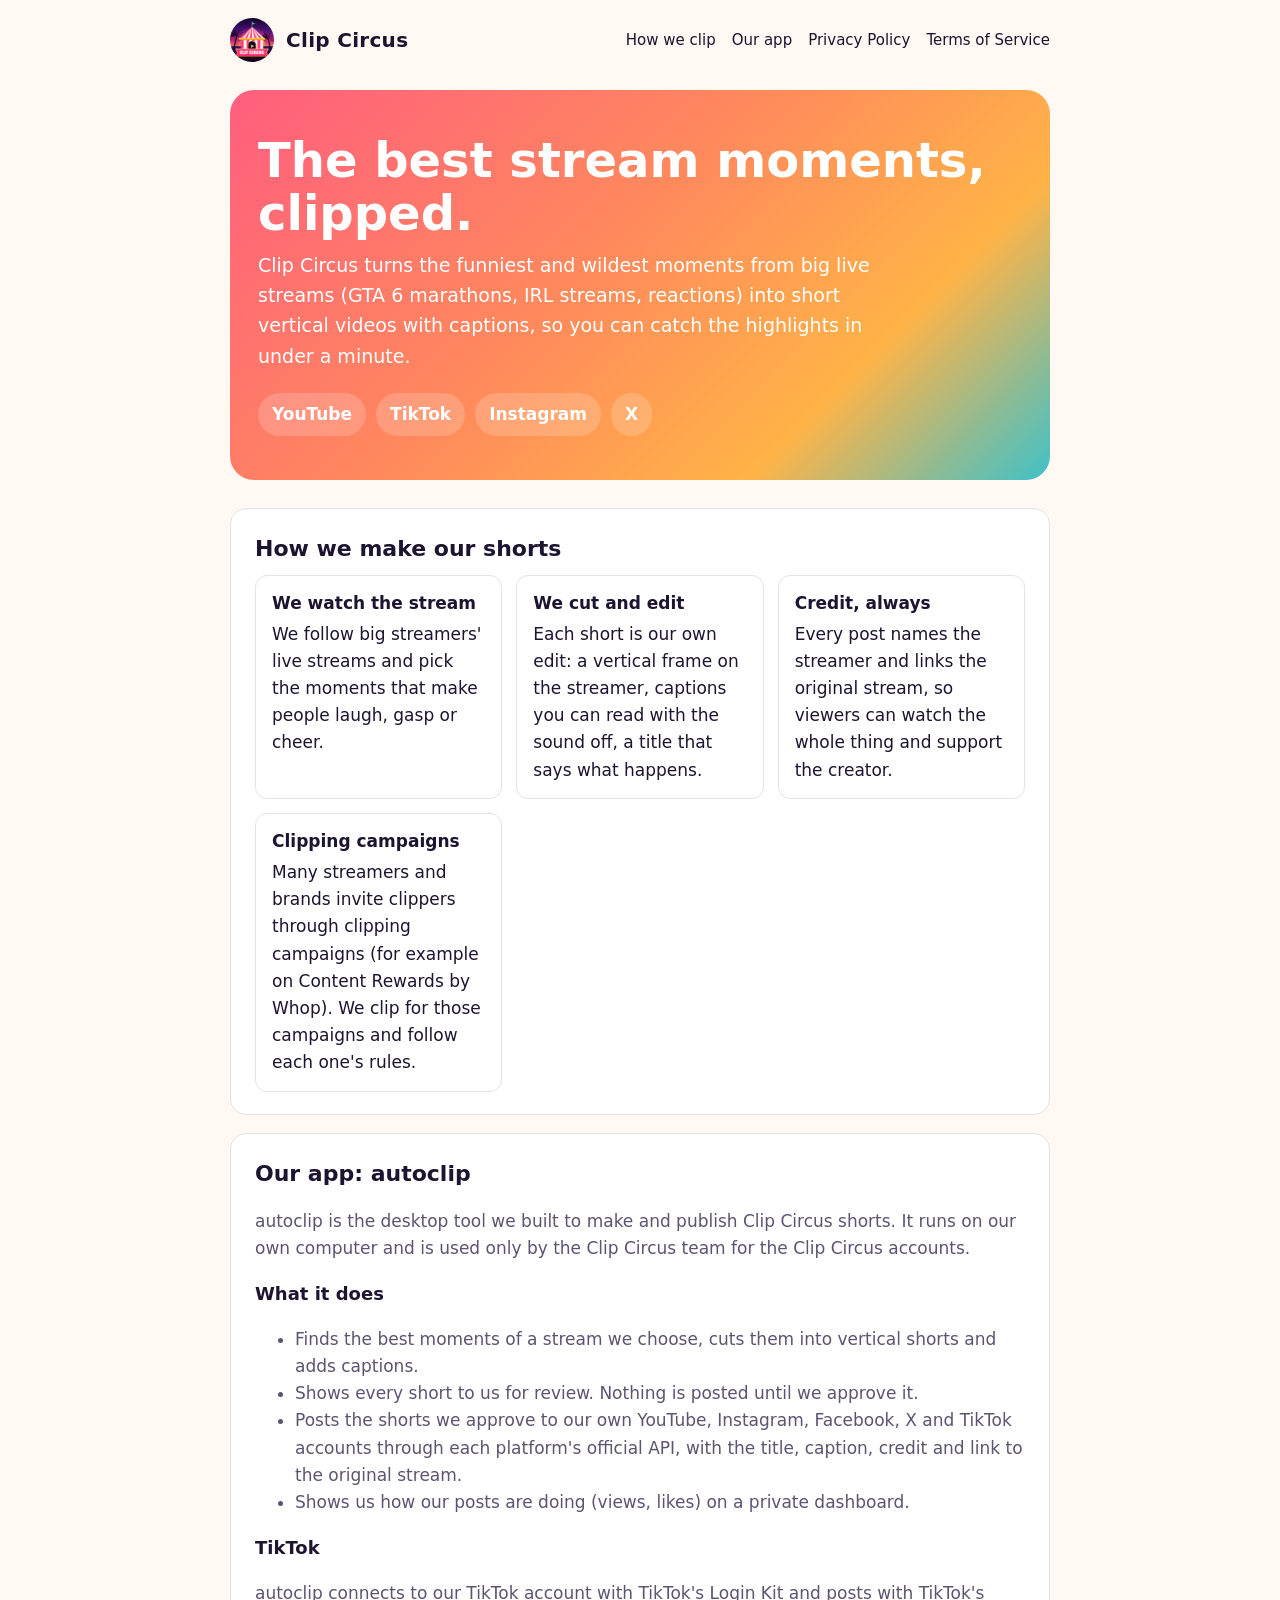
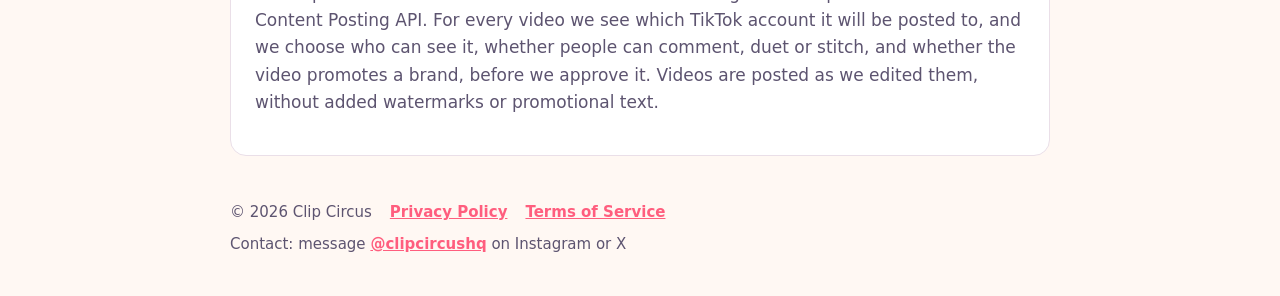
<file: index.html>
<!doctype html>
<html lang="en">
<head>
<meta charset="utf-8">
<meta name="viewport" content="width=device-width, initial-scale=1">
<title>Clip Circus</title>
<meta name="description" content="Clip Circus: the best moments from big live streams, clipped into short vertical videos with captions and credit.">
<link rel="icon" href="avatar.png">
<link rel="stylesheet" href="style.css">
</head>
<body>
<div class="wrap">
  <header class="top">
    <img src="avatar.png" alt="Clip Circus logo"><b>Clip Circus</b>
    <nav><a href="#how">How we clip</a><a href="#app">Our app</a><a href="privacy.html">Privacy Policy</a><a href="terms.html">Terms of Service</a></nav>
  </header>

  <div class="hero">
    <h1>The best stream moments, clipped.</h1>
    <p>Clip Circus turns the funniest and wildest moments from big live streams (GTA 6 marathons, IRL streams, reactions)
      into short vertical videos with captions, so you can catch the highlights in under a minute.</p>
    <div class="socials">
      <a href="https://www.youtube.com/@clipcircushq" rel="noopener">YouTube</a>
      <a href="https://www.tiktok.com/@clipcircushq" rel="noopener">TikTok</a>
      <a href="https://www.instagram.com/clipcircushq" rel="noopener">Instagram</a>
      <a href="https://x.com/clipcircushq" rel="noopener">X</a>
    </div>
  </div>

  <section id="how">
    <h2>How we make our shorts</h2>
    <div class="grid">
      <div><b>We watch the stream</b>We follow big streamers' live streams and pick the moments that make people laugh,
        gasp or cheer.</div>
      <div><b>We cut and edit</b>Each short is our own edit: a vertical frame on the streamer, captions you can read with the
        sound off, a title that says what happens.</div>
      <div><b>Credit, always</b>Every post names the streamer and links the original stream, so viewers can watch the whole
        thing and support the creator.</div>
      <div><b>Clipping campaigns</b>Many streamers and brands invite clippers through clipping campaigns (for example on
        Content Rewards by Whop). We clip for those campaigns and follow each one's rules.</div>
    </div>
  </section>

  <section id="app">
    <h2>Our app: autoclip</h2>
    <p>autoclip is the desktop tool we built to make and publish Clip Circus shorts. It runs on our own computer and is used
      only by the Clip Circus team for the Clip Circus accounts.</p>
    <h3>What it does</h3>
    <ul>
      <li>Finds the best moments of a stream we choose, cuts them into vertical shorts and adds captions.</li>
      <li>Shows every short to us for review. Nothing is posted until we approve it.</li>
      <li>Posts the shorts we approve to our own YouTube, Instagram, Facebook, X and TikTok accounts through each platform's
        official API, with the title, caption, credit and link to the original stream.</li>
      <li>Shows us how our posts are doing (views, likes) on a private dashboard.</li>
    </ul>
    <h3>TikTok</h3>
    <p>autoclip connects to our TikTok account with TikTok's Login Kit and posts with TikTok's Content Posting API. For every
      video we see which TikTok account it will be posted to, and we choose who can see it, whether people can comment, duet
      or stitch, and whether the video promotes a brand, before we approve it. Videos are posted as we edited them, without
      added watermarks or promotional text.</p>
  </section>

  <footer>
    <span>© 2026 Clip Circus</span>
    <a href="privacy.html">Privacy Policy</a>
    <a href="terms.html">Terms of Service</a>
    <span>Contact: message <a href="https://www.instagram.com/clipcircushq" rel="noopener">@clipcircushq</a> on Instagram or X</span>
  </footer>
</div>
</body>
</html>
</file>
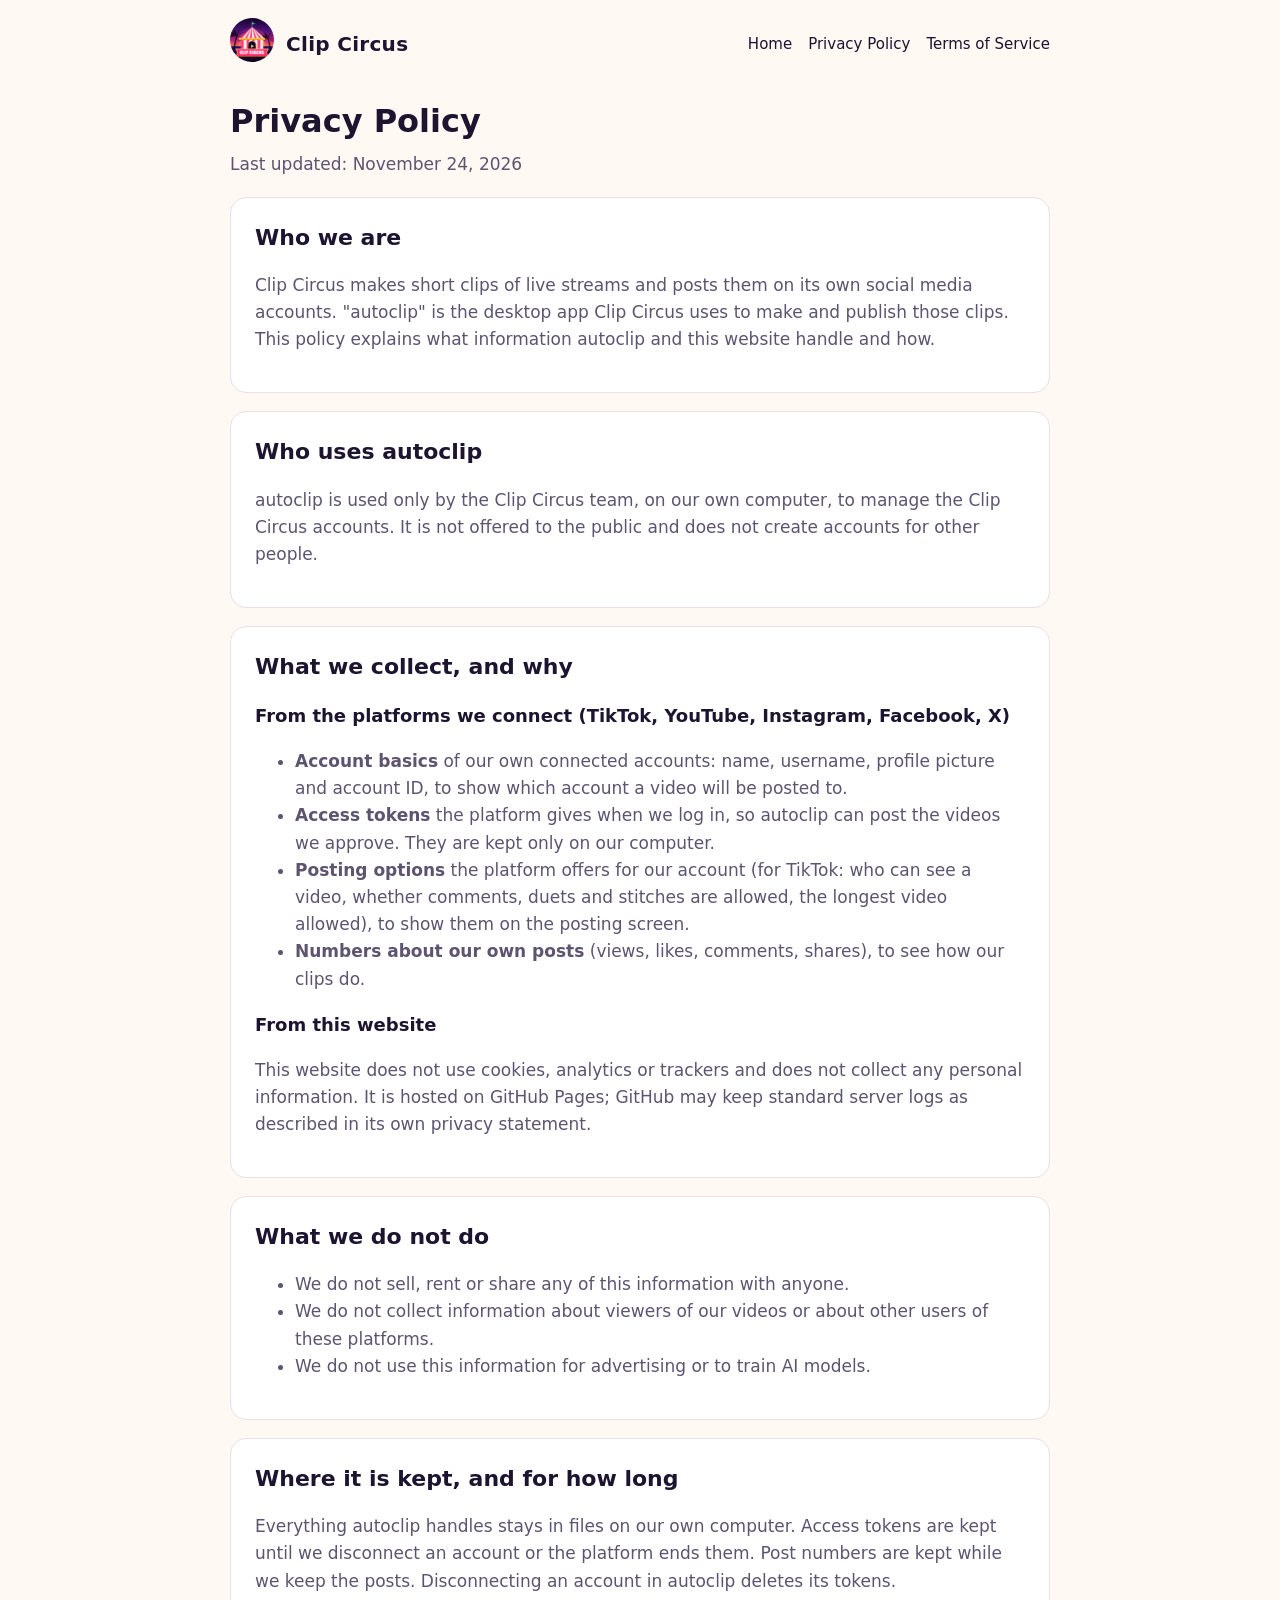
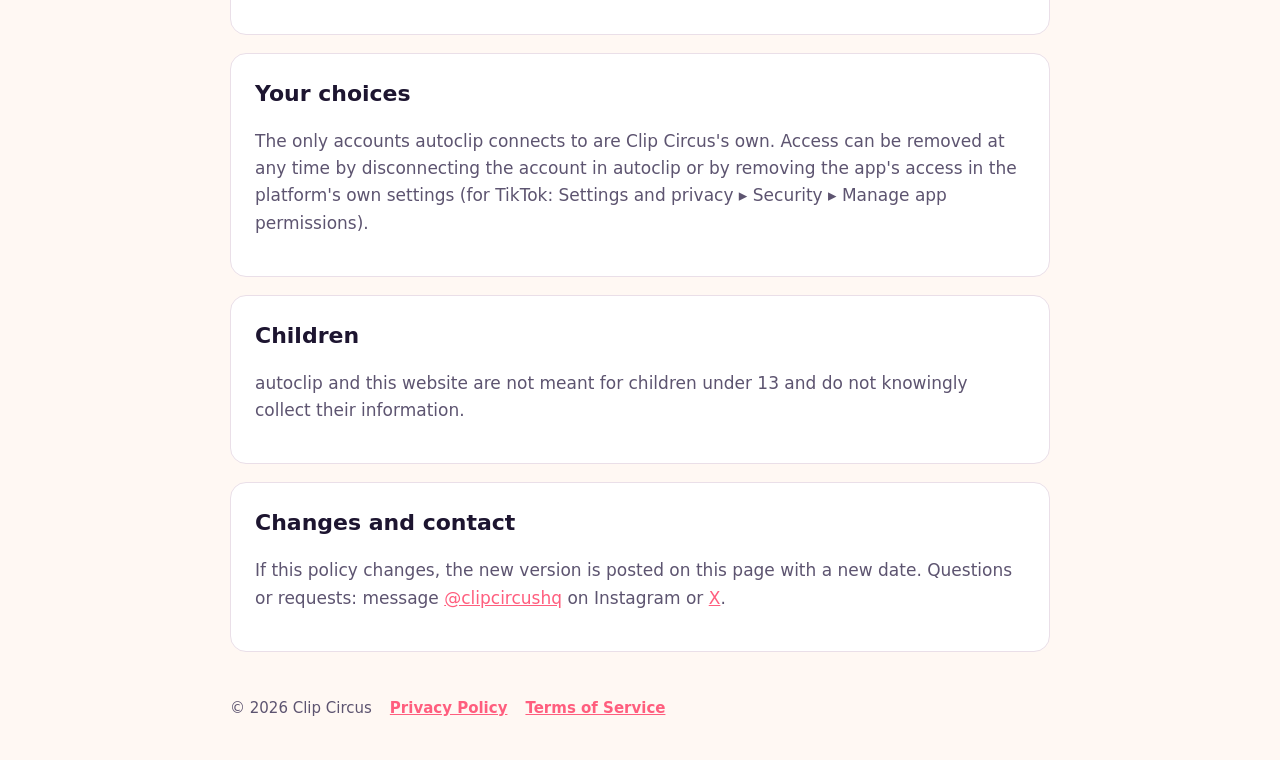
<file: privacy.html>
<!doctype html>
<html lang="en">
<head>
<meta charset="utf-8">
<meta name="viewport" content="width=device-width, initial-scale=1">
<title>Privacy Policy · Clip Circus</title>
<link rel="icon" href="avatar.png">
<link rel="stylesheet" href="style.css">
</head>
<body>
<div class="wrap">
  <header class="top">
    <a href="./"><img src="avatar.png" alt="Clip Circus logo"></a><b>Clip Circus</b>
    <nav><a href="./">Home</a><a href="privacy.html">Privacy Policy</a><a href="terms.html">Terms of Service</a></nav>
  </header>

  <div class="doc">
    <h1>Privacy Policy</h1>
    <p class="date">Last updated: November 24, 2026</p>

    <section>
      <h2>Who we are</h2>
      <p>Clip Circus makes short clips of live streams and posts them on its own social media accounts. "autoclip" is the
        desktop app Clip Circus uses to make and publish those clips. This policy explains what information autoclip and
        this website handle and how.</p>
    </section>

    <section>
      <h2>Who uses autoclip</h2>
      <p>autoclip is used only by the Clip Circus team, on our own computer, to manage the Clip Circus accounts. It is not
        offered to the public and does not create accounts for other people.</p>
    </section>

    <section>
      <h2>What we collect, and why</h2>
      <h3>From the platforms we connect (TikTok, YouTube, Instagram, Facebook, X)</h3>
      <ul>
        <li><b>Account basics</b> of our own connected accounts: name, username, profile picture and account ID, to show
          which account a video will be posted to.</li>
        <li><b>Access tokens</b> the platform gives when we log in, so autoclip can post the videos we approve. They are
          kept only on our computer.</li>
        <li><b>Posting options</b> the platform offers for our account (for TikTok: who can see a video, whether comments,
          duets and stitches are allowed, the longest video allowed), to show them on the posting screen.</li>
        <li><b>Numbers about our own posts</b> (views, likes, comments, shares), to see how our clips do.</li>
      </ul>
      <h3>From this website</h3>
      <p>This website does not use cookies, analytics or trackers and does not collect any personal information. It is
        hosted on GitHub Pages; GitHub may keep standard server logs as described in its own privacy statement.</p>
    </section>

    <section>
      <h2>What we do not do</h2>
      <ul>
        <li>We do not sell, rent or share any of this information with anyone.</li>
        <li>We do not collect information about viewers of our videos or about other users of these platforms.</li>
        <li>We do not use this information for advertising or to train AI models.</li>
      </ul>
    </section>

    <section>
      <h2>Where it is kept, and for how long</h2>
      <p>Everything autoclip handles stays in files on our own computer. Access tokens are kept until we disconnect an
        account or the platform ends them. Post numbers are kept while we keep the posts. Disconnecting an account in
        autoclip deletes its tokens.</p>
    </section>

    <section>
      <h2>Your choices</h2>
      <p>The only accounts autoclip connects to are Clip Circus's own. Access can be removed at any time by disconnecting
        the account in autoclip or by removing the app's access in the platform's own settings (for TikTok: Settings and
        privacy ▸ Security ▸ Manage app permissions).</p>
    </section>

    <section>
      <h2>Children</h2>
      <p>autoclip and this website are not meant for children under 13 and do not knowingly collect their information.</p>
    </section>

    <section>
      <h2>Changes and contact</h2>
      <p>If this policy changes, the new version is posted on this page with a new date. Questions or requests: message
        <a href="https://www.instagram.com/clipcircushq" rel="noopener">@clipcircushq</a> on Instagram or
        <a href="https://x.com/clipcircushq" rel="noopener">X</a>.</p>
    </section>
  </div>

  <footer>
    <span>© 2026 Clip Circus</span>
    <a href="privacy.html">Privacy Policy</a>
    <a href="terms.html">Terms of Service</a>
  </footer>
</div>
</body>
</html>
</file>
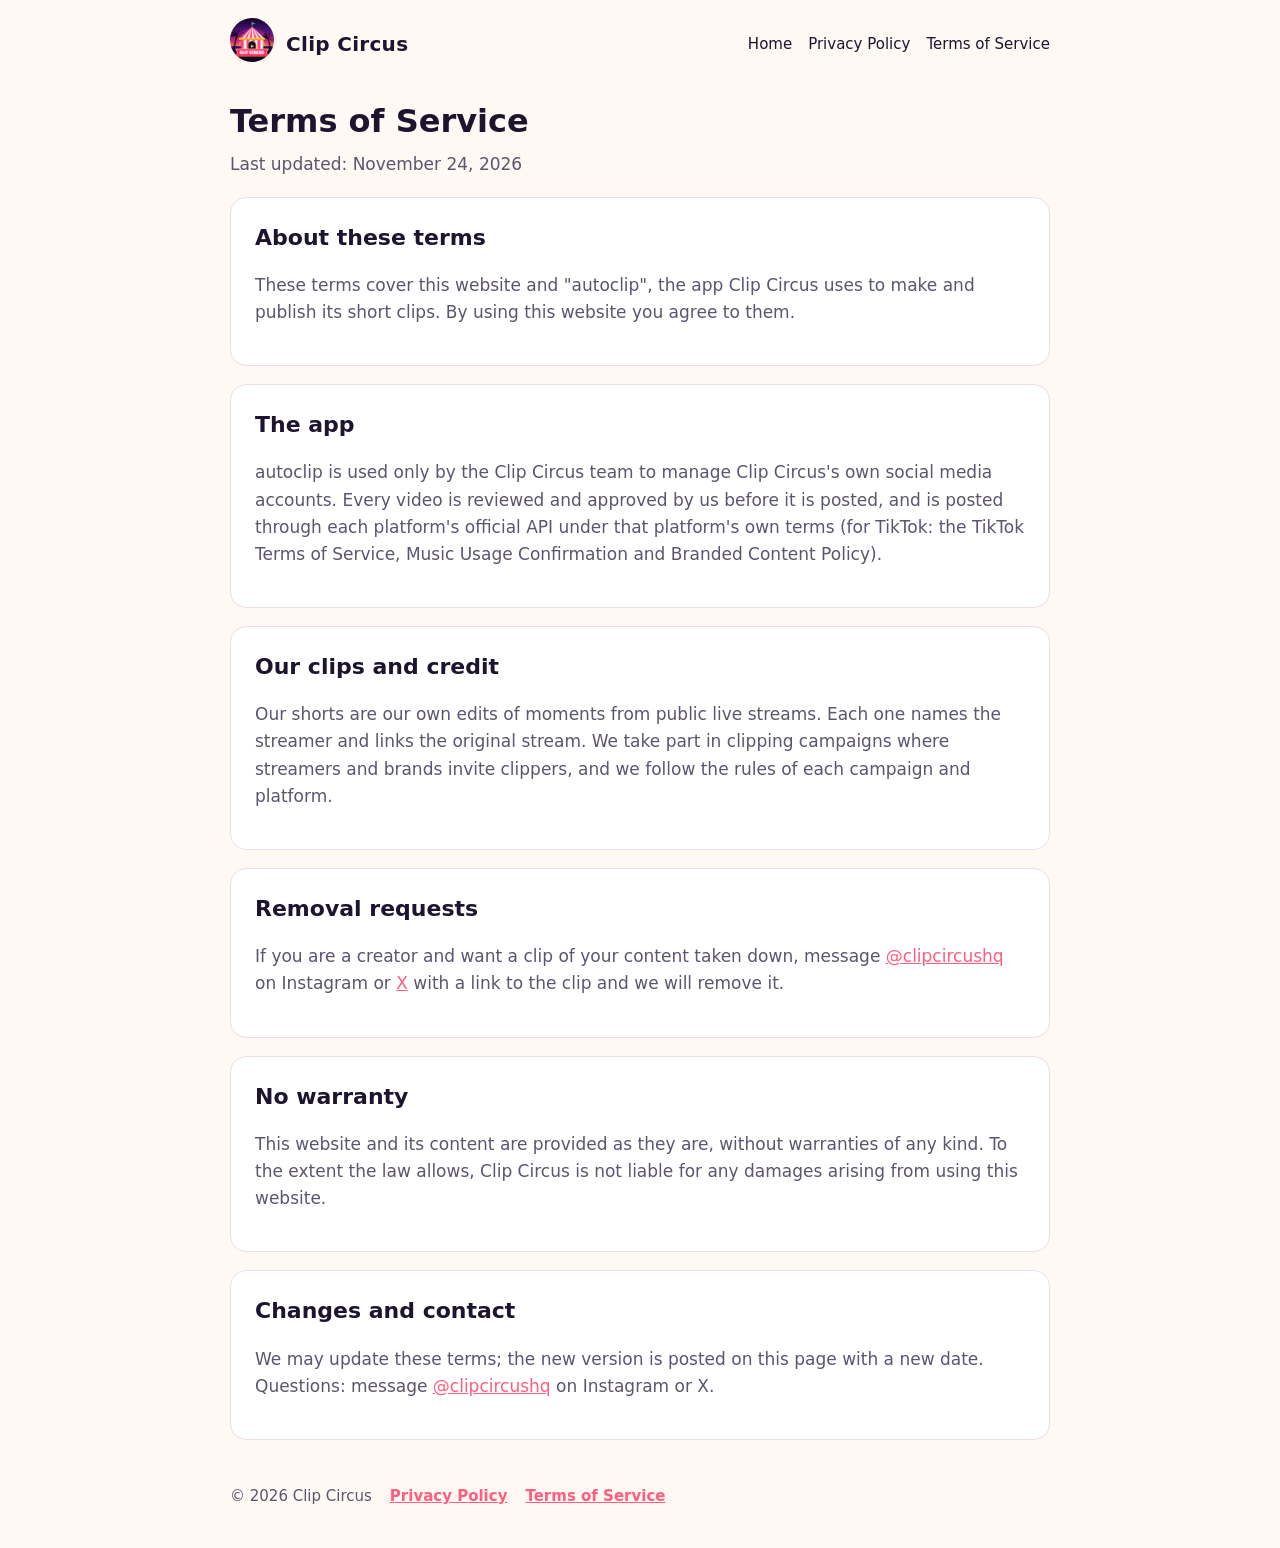
<file: terms.html>
<!doctype html>
<html lang="en">
<head>
<meta charset="utf-8">
<meta name="viewport" content="width=device-width, initial-scale=1">
<title>Terms of Service · Clip Circus</title>
<link rel="icon" href="avatar.png">
<link rel="stylesheet" href="style.css">
</head>
<body>
<div class="wrap">
  <header class="top">
    <a href="./"><img src="avatar.png" alt="Clip Circus logo"></a><b>Clip Circus</b>
    <nav><a href="./">Home</a><a href="privacy.html">Privacy Policy</a><a href="terms.html">Terms of Service</a></nav>
  </header>

  <div class="doc">
    <h1>Terms of Service</h1>
    <p class="date">Last updated: November 24, 2026</p>

    <section>
      <h2>About these terms</h2>
      <p>These terms cover this website and "autoclip", the app Clip Circus uses to make and publish its short clips. By
        using this website you agree to them.</p>
    </section>

    <section>
      <h2>The app</h2>
      <p>autoclip is used only by the Clip Circus team to manage Clip Circus's own social media accounts. Every video is
        reviewed and approved by us before it is posted, and is posted through each platform's official API under that
        platform's own terms (for TikTok: the TikTok Terms of Service, Music Usage Confirmation and Branded Content Policy).</p>
    </section>

    <section>
      <h2>Our clips and credit</h2>
      <p>Our shorts are our own edits of moments from public live streams. Each one names the streamer and links the
        original stream. We take part in clipping campaigns where streamers and brands invite clippers, and we follow the
        rules of each campaign and platform.</p>
    </section>

    <section>
      <h2>Removal requests</h2>
      <p>If you are a creator and want a clip of your content taken down, message
        <a href="https://www.instagram.com/clipcircushq" rel="noopener">@clipcircushq</a> on Instagram or
        <a href="https://x.com/clipcircushq" rel="noopener">X</a> with a link to the clip and we will remove it.</p>
    </section>

    <section>
      <h2>No warranty</h2>
      <p>This website and its content are provided as they are, without warranties of any kind. To the extent the law
        allows, Clip Circus is not liable for any damages arising from using this website.</p>
    </section>

    <section>
      <h2>Changes and contact</h2>
      <p>We may update these terms; the new version is posted on this page with a new date. Questions: message
        <a href="https://www.instagram.com/clipcircushq" rel="noopener">@clipcircushq</a> on Instagram or X.</p>
    </section>
  </div>

  <footer>
    <span>© 2026 Clip Circus</span>
    <a href="privacy.html">Privacy Policy</a>
    <a href="terms.html">Terms of Service</a>
  </footer>
</div>
</body>
</html>
</file>
<file: style.css>
:root {
  --bg: #fff8f3; --card: #ffffff; --ink: #1d1530; --muted: #5d5470; --line: #eadfe8;
  --sun: #ff5e7e; --sun2: #ffb347; --sea: #3fc1c9; --radius: 16px;
}
@media (prefers-color-scheme: dark) {
  :root { --bg: #120d1f; --card: #1c1530; --ink: #f4eefb; --muted: #b4a9c8; --line: #2e2546; }
}
* { box-sizing: border-box; }
body { margin: 0; background: var(--bg); color: var(--ink); font: 17px/1.6 system-ui, -apple-system, "Segoe UI", Roboto, sans-serif; }
a { color: var(--sun); }
.wrap { max-width: 860px; margin: 0 auto; padding: 0 20px; }
header.top { display: flex; align-items: center; gap: 12px; padding: 18px 0; flex-wrap: wrap; }
header.top img { width: 44px; height: 44px; border-radius: 50%; }
header.top b { font-size: 20px; letter-spacing: .3px; }
header.top nav { margin-left: auto; display: flex; gap: 16px; font-size: 15px; flex-wrap: wrap; }
header.top nav a { color: var(--ink); text-decoration: none; }
header.top nav a:hover { color: var(--sun); }
.hero { margin: 10px 0 28px; padding: 44px 28px; border-radius: 24px; color: #fff;
  background: linear-gradient(135deg, #ff5e7e 0%, #ff8a5c 45%, #ffb347 75%, #3fc1c9 100%); }
.hero h1 { margin: 0 0 10px; font-size: clamp(30px, 6vw, 48px); line-height: 1.1; }
.hero p { margin: 0; font-size: 19px; max-width: 620px; }
.socials { display: flex; flex-wrap: wrap; gap: 10px; margin-top: 22px; }
.socials a { background: rgba(255,255,255,.18); color: #fff; padding: 8px 14px; border-radius: 999px; text-decoration: none; font-weight: 600; }
.socials a:hover { background: rgba(255,255,255,.3); }
section { background: var(--card); border: 1px solid var(--line); border-radius: var(--radius); padding: 22px 24px; margin: 0 0 18px; }
section h2 { margin: 0 0 8px; font-size: 22px; }
section p, section li { color: var(--muted); }
section h3 { margin: 18px 0 4px; font-size: 18px; }
.grid { display: grid; grid-template-columns: repeat(auto-fit, minmax(220px, 1fr)); gap: 14px; }
.grid div { border: 1px solid var(--line); border-radius: 12px; padding: 14px 16px; }
.grid b { display: block; margin-bottom: 4px; }
footer { padding: 26px 0 40px; color: var(--muted); font-size: 15px; display: flex; flex-wrap: wrap; gap: 8px 18px; }
footer a { font-weight: 600; }
.doc h1 { font-size: 32px; margin: 8px 0 4px; }
.doc .date { color: var(--muted); margin: 0 0 18px; }
</file>
